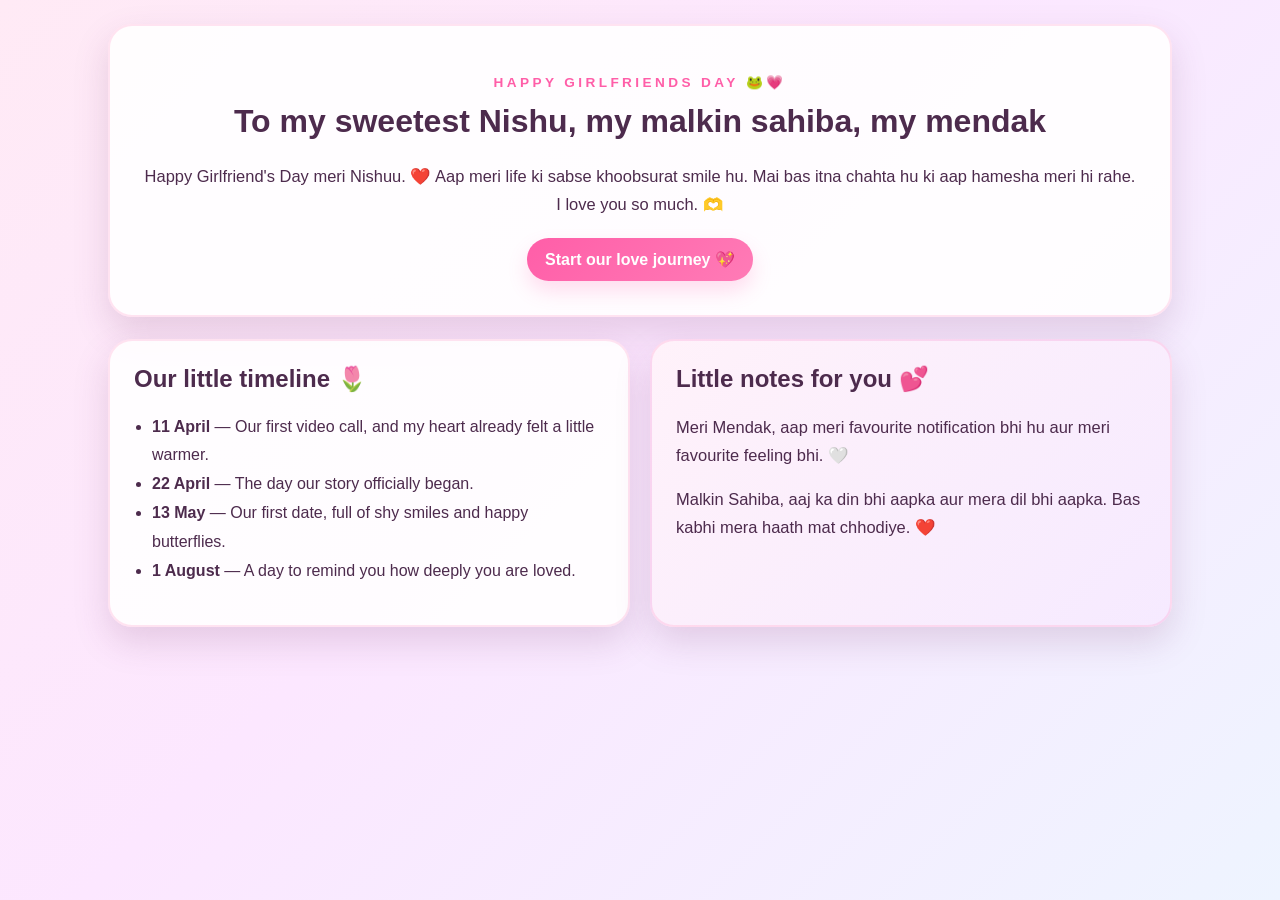
<file: index.html>
<!DOCTYPE html>
<html lang="en">
  <head>
    <meta charset="UTF-8" />
    <meta name="viewport" content="width=device-width, initial-scale=1.0" />
    <title>For My Sweet Nishu 💗</title>
    <link rel="stylesheet" href="styles.css" />
  </head>
  <body>
    <div class="page-shell">
      <header class="hero-card">
        <p class="eyebrow">Happy Girlfriends Day 🐸💗</p>
        <h1>To my sweetest Nishu, my malkin sahiba, my mendak</h1>
        <p class="hero-text">
          Happy Girlfriend's Day meri Nishuu. ❤️ Aap meri life ki sabse khoobsurat smile hu. Mai bas itna chahta hu ki aap hamesha meri hi rahe. I love you so much. 🫶
        </p>
        <div class="actions">
          <a class="btn" href="memories.html">Start our love journey 💖</a>
        </div>
      </header>

      <section class="story-grid">
        <article class="story-card">
          <h2>Our little timeline 🌷</h2>
          <ul class="timeline">
            <li><strong>11 April</strong> — Our first video call, and my heart already felt a little warmer.</li>
            <li><strong>22 April</strong> — The day our story officially began.</li>
            <li><strong>13 May</strong> — Our first date, full of shy smiles and happy butterflies.</li>
            <li><strong>1 August</strong> — A day to remind you how deeply you are loved.</li>
          </ul>
        </article>

        <article class="story-card accent-card">
          <h2>Little notes for you 💕</h2>
          <p>
            Meri Mendak, aap meri favourite notification bhi hu aur meri favourite feeling bhi. 🤍
          </p>
          <p>
            Malkin Sahiba, aaj ka din bhi aapka aur mera dil bhi aapka. Bas kabhi mera haath mat chhodiye. ❤️
          </p>
        </article>
      </section>
    </div>
  </body>
</html>
</file>
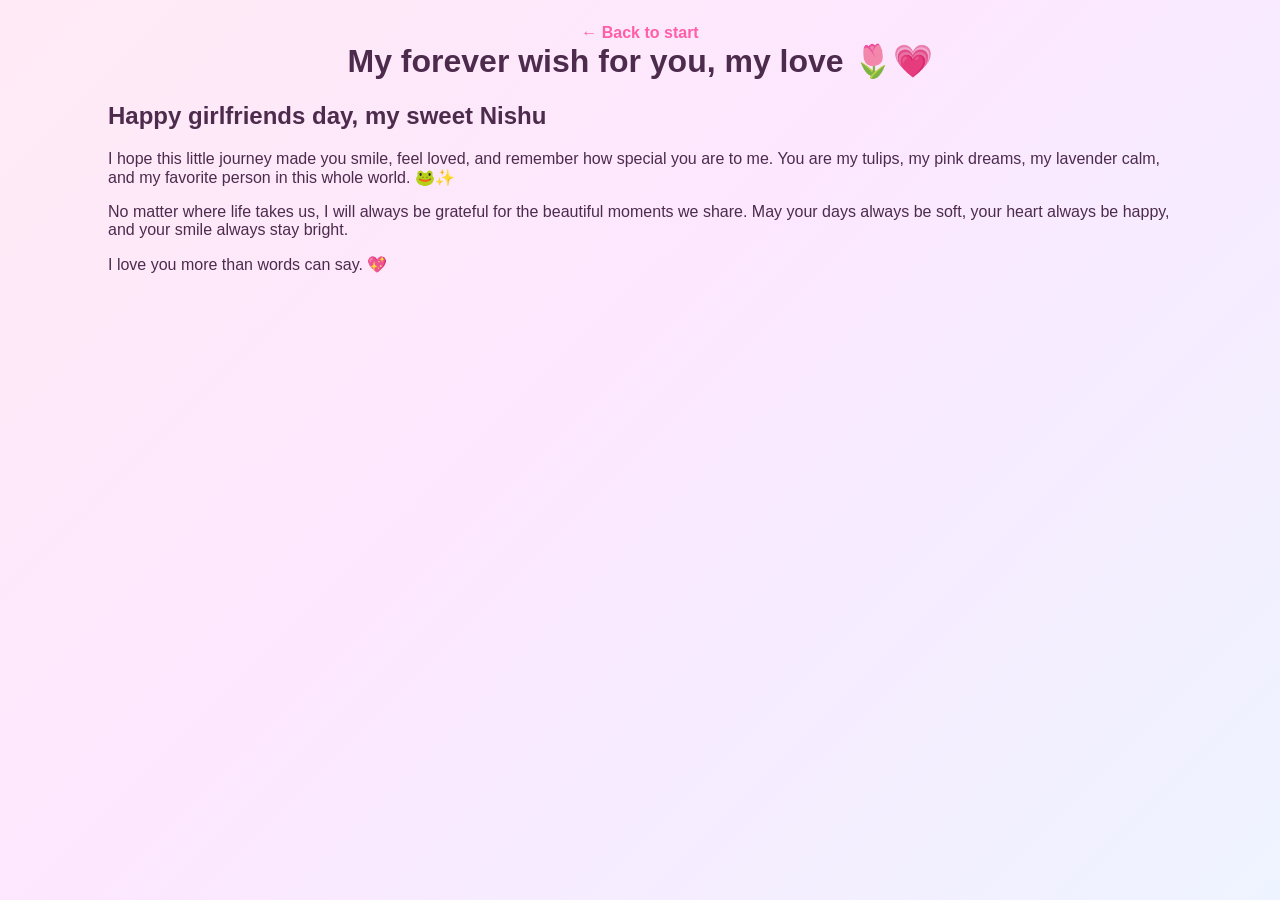
<file: ending.html>
<!DOCTYPE html>
<html lang="en">
  <head>
    <meta charset="UTF-8" />
    <meta name="viewport" content="width=device-width, initial-scale=1.0" />
    <title>Forever Wish 💖</title>
    <link rel="stylesheet" href="styles.css" />
  </head>
  <body>
    <div class="page-shell">
      <header class="page-header">
        <a class="back-link" href="index.html">← Back to start</a>
        <h1>My forever wish for you, my love 🌷💗</h1>
      </header>

      <section class="ending-card">
        <h2>Happy girlfriends day, my sweet Nishu</h2>
        <p>
          I hope this little journey made you smile, feel loved, and remember how special you are to me.
          You are my tulips, my pink dreams, my lavender calm, and my favorite person in this whole world. 🐸✨
        </p>
        <p>
          No matter where life takes us, I will always be grateful for the beautiful moments we share.
          May your days always be soft, your heart always be happy, and your smile always stay bright.
        </p>
        <p>
          I love you more than words can say. 💖
        </p>
      </section>
    </div>
  </body>
</html>
</file>
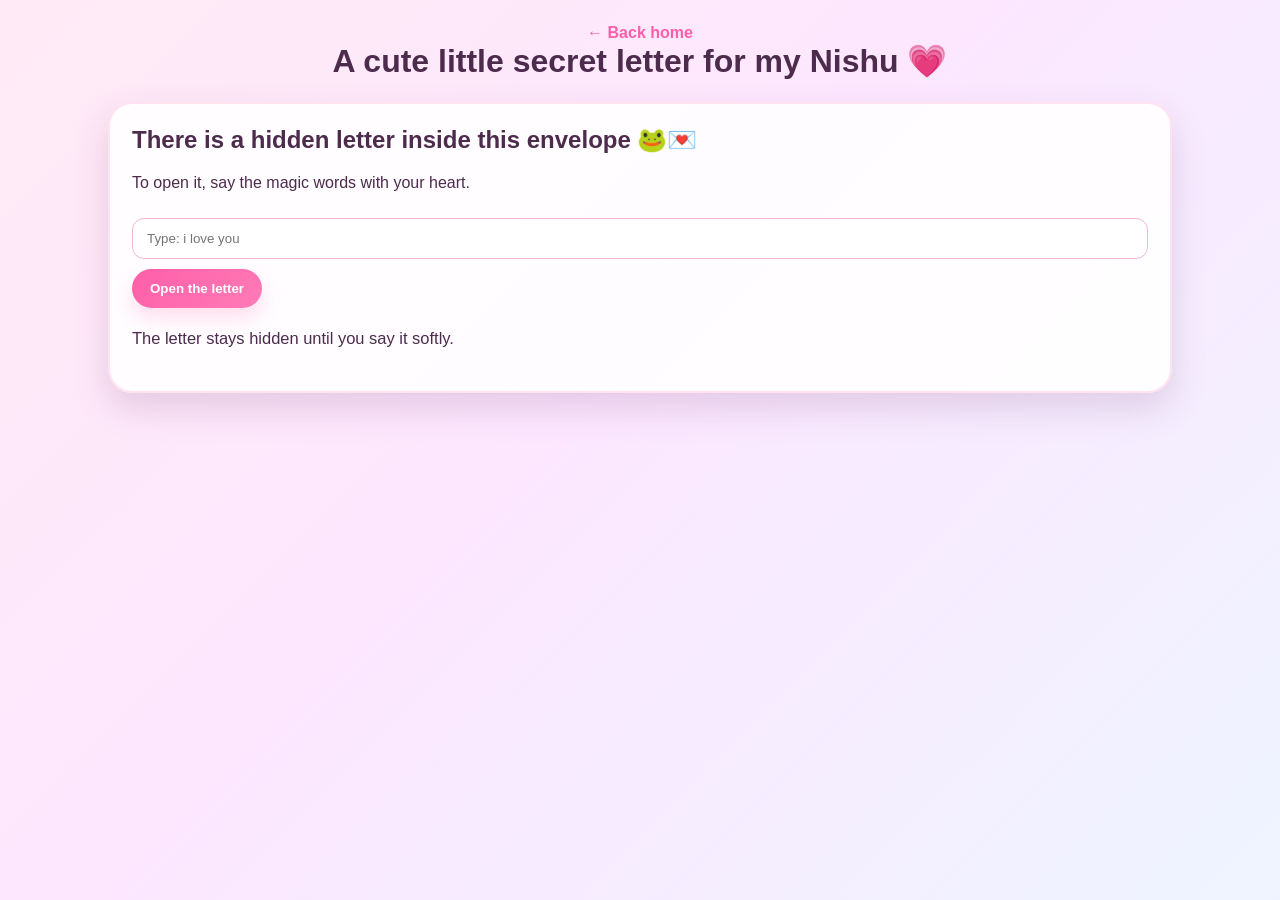
<file: letter.html>
<!DOCTYPE html>
<html lang="en">
  <head>
    <meta charset="UTF-8" />
    <meta name="viewport" content="width=device-width, initial-scale=1.0" />
    <title>Secret Letter 💌</title>
    <link rel="stylesheet" href="styles.css" />
  </head>
  <body>
    <div class="page-shell">
      <header class="page-header">
        <a class="back-link" href="index.html">← Back home</a>
        <h1>A cute little secret letter for my Nishu 💗</h1>
      </header>

      <section class="letter-card">
        <div class="letter-preview">
          <h2>There is a hidden letter inside this envelope 🐸💌</h2>
          <p>To open it, say the magic words with your heart.</p>
          <input id="secretInput" type="text" placeholder="Type: i love you" />
          <button id="unlockBtn" class="btn">Open the letter</button>
          <p id="message" class="tiny-note">The letter stays hidden until you say it softly.</p>
        </div>

        <div id="letterBox" class="letter-box hidden">
          <h3>Meri Malkin Sahiba, meri pyaari Nishuu,</h3>
          <p>
           Kabhi kabhi mai sochta hu ki mai itna lucky kaise hu ki meri zindagi me aap jaisi itni pyaari aur samajhdaar insaan aayi. Aap sirf meri girlfriend nahi hu, aap meri sukoon ki jagah hu. Jab bhi mai udaas hota hu ya overthink karta hu, bas aapka naam ya aapki yaad hi mujhe theek kar deti hai.
          </p>
          <p>
            Mai shayad har baar apni feelings itni achhi tarah express na kar paau, lekin dil se ek baat hamesha sach rahegi—mai aapse bahut zyada pyaar karta hu. Itna ki shayad words kabhi uss pyaar ko poora describe hi na kar paaye.

Mai aapki respect karta hu kyunki aap meri nazron me sirf meri mohabbat nahi, meri izzat bhi hu. Mai kabhi nahi chahta ki meri wajah se aapki aankhon me aansu aaye. Agar kabhi galti ho jaaye, toh mai usse theek karne ki poori koshish karunga, kyunki aap mere liye kisi bhi ego se zyada important hu.

Mai hamesha loyal rahunga. Chahe kitna bhi time nikal jaaye, kitni bhi mushkilein aa jaaye, meri choice hamesha aap hi rahengi. Mujhe sirf itna chahiye ki aap meri life me isi tarah hamesha muskurati rahe.

Thank you meri Mendak, meri Nishuu, meri Malkin Sahiba... meri life ko itna khoobsurat banane ke liye. Agar mujhe dobara kisi ko choose karne ka mauka mile, toh har baar bina soche mai sirf aapko hi choose karunga.
          </p>
          <p>
            I love you endlessly. Aaj, kal aur hamesha. ❤️🐸
          </p>
          <div class="actions">
            <a class="btn" href="playlist.html">Continue to our playlist</a>
          </div>
        </div>
      </section>
    </div>

    <script src="script.js"></script>
  </body>
</html>
</file>
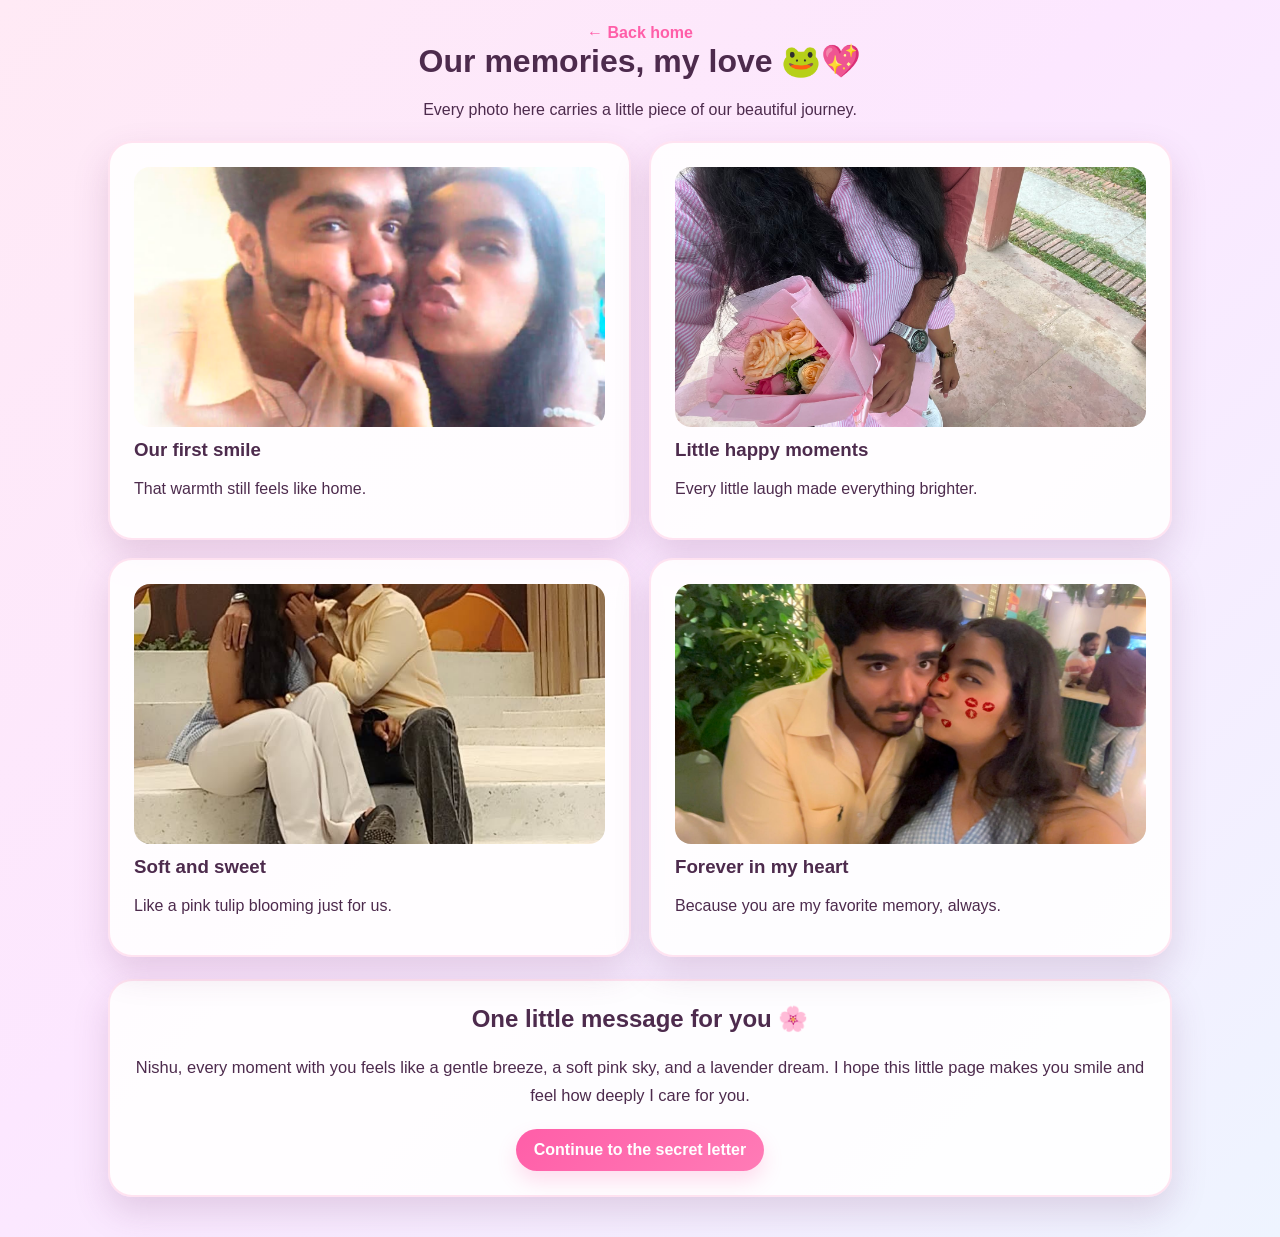
<file: memories.html>
<!DOCTYPE html>
<html lang="en">
  <head>
    <meta charset="UTF-8" />
    <meta name="viewport" content="width=device-width, initial-scale=1.0" />
    <title>Our Memories 🌷</title>
    <link rel="stylesheet" href="styles.css" />
  </head>
  <body>
    <div class="page-shell">
      <header class="page-header">
        <a class="back-link" href="index.html">← Back home</a>
        <h1>Our memories, my love 🐸💖</h1>
        <p>Every photo here carries a little piece of our beautiful journey.</p>
      </header>

      <section class="gallery-grid">
        <article class="gallery-card">
          <img src="images/photo1.jpeg" alt="A sweet memory together" />
          <div class="gallery-caption">
            <h3>Our first smile</h3>
            <p>That warmth still feels like home.</p>
          </div>
        </article>
        <article class="gallery-card">
          <img src="images/photo2.jpeg" alt="A happy memory together" />
          <div class="gallery-caption">
            <h3>Little happy moments</h3>
            <p>Every little laugh made everything brighter.</p>
          </div>
        </article>
        <article class="gallery-card">
          <img src="images/photo3.jpeg" alt="A soft romantic memory" />
          <div class="gallery-caption">
            <h3>Soft and sweet</h3>
            <p>Like a pink tulip blooming just for us.</p>
          </div>
        </article>
        <article class="gallery-card">
          <img src="images/photo4.jpeg" alt="A treasured memory together" />
          <div class="gallery-caption">
            <h3>Forever in my heart</h3>
            <p>Because you are my favorite memory, always.</p>
          </div>
        </article>
      </section>

      <section class="memory-note">
        <h2>One little message for you 🌸</h2>
        <p>
          Nishu, every moment with you feels like a gentle breeze, a soft pink sky, and a lavender dream.
          I hope this little page makes you smile and feel how deeply I care for you.
        </p>
        <div class="actions">
          <a class="btn" href="letter.html">Continue to the secret letter</a>
        </div>
      </section>
    </div>
  </body>
</html>
</file>
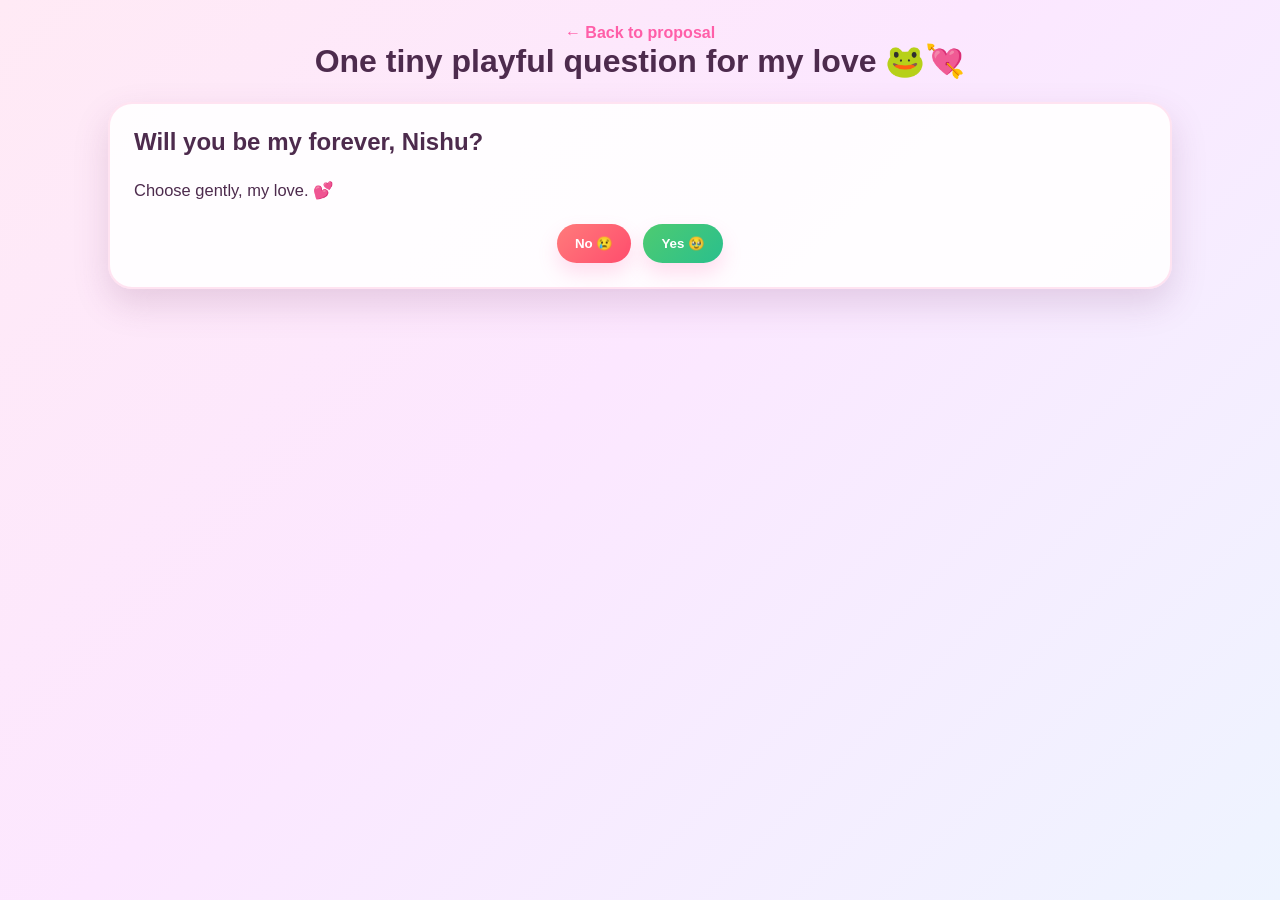
<file: prank.html>
<!DOCTYPE html>
<html lang="en">
  <head>
    <meta charset="UTF-8" />
    <meta name="viewport" content="width=device-width, initial-scale=1.0" />
    <title>Will You Say Yes? 🐷💋</title>
    <link rel="stylesheet" href="styles.css" />
  </head>
  <body>
    <div class="page-shell">
      <header class="page-header">
        <a class="back-link" href="proposal.html">← Back to proposal</a>
        <h1>One tiny playful question for my love 🐸💘</h1>
      </header>

      <section class="prank-card">
        <h2>Will you be my forever, Nishu?</h2>
        <p>Choose gently, my love. 💕</p>

        <div class="button-zone">
          <button id="noBtn" class="btn btn-danger">No 😢</button>
          <button id="yesBtn" class="btn btn-success">Yes 🥹</button>
        </div>

        <div id="celebration" class="celebration hidden">
          <div class="celebration-card">
            <h3>Yesss! 🐷🌸💋</h3>
            <p>You made my heart bloom like a garden of tulips and lavender.</p>
            <div class="emoji-stack">🐷🌸🌸💋</div>
            <div class="actions">
              <a class="btn" href="ending.html">End this beautiful journey</a>
            </div>
          </div>
        </div>
      </section>
    </div>

    <script src="script.js"></script>
  </body>
</html>
</file>
<file: styles.css>
:root {
  --pink: #ff5ea8;
  --lavender: #c7b2ff;
  --cream: #fff7fb;
  --text: #4d2b4d;
  --shadow: rgba(120, 60, 110, 0.18);
}

* {
  box-sizing: border-box;
}

body {
  margin: 0;
  font-family: "Segoe UI", Tahoma, Geneva, Verdana, sans-serif;
  color: var(--text);
  background: linear-gradient(135deg, #ffeaf5 0%, #fce7ff 45%, #eef4ff 100%);
  min-height: 100vh;
}

img {
  max-width: 100%;
  display: block;
}

.page-shell {
  max-width: 1100px;
  margin: 0 auto;
  padding: 24px 18px 40px;
}

.hero-card,
.story-card,
.gallery-card,
.proposal-card,
.prank-card,
.memory-note,
.music-box,
.proposal-message,
.celebration-card,
.letter-card,
.playlist-card,
.playlist-item {
  background: rgba(255, 255, 255, 0.88);
  border: 2px solid rgba(255, 94, 168, 0.16);
  box-shadow: 0 15px 35px var(--shadow);
  border-radius: 24px;
}

.hero-card {
  padding: 34px;
  text-align: center;
}

.eyebrow {
  text-transform: uppercase;
  letter-spacing: 0.25em;
  color: var(--pink);
  font-weight: 700;
  font-size: 0.85rem;
}

h1,
h2,
h3 {
  margin-top: 0;
}

.hero-text,
.story-card p,
.memory-note p,
.proposal-message p,
.prank-card p,
.tiny-note {
  font-size: 1.03rem;
  line-height: 1.7;
}

.actions,
.button-zone {
  display: flex;
  gap: 12px;
  justify-content: center;
  flex-wrap: wrap;
  margin-top: 20px;
}

.btn {
  display: inline-block;
  text-decoration: none;
  border: none;
  cursor: pointer;
  padding: 12px 18px;
  border-radius: 999px;
  font-weight: 700;
  color: white;
  background: linear-gradient(135deg, var(--pink), #ff7bb6);
  transition: transform 0.2s ease, box-shadow 0.2s ease;
  box-shadow: 0 10px 20px rgba(255, 94, 168, 0.2);
}

.btn:hover {
  transform: translateY(-2px);
}

.btn-secondary {
  background: linear-gradient(135deg, var(--lavender), #9c7dff);
}

.btn-danger {
  background: linear-gradient(135deg, #ff7b7b, #ff4d6d);
}

.btn-success {
  background: linear-gradient(135deg, #4ecb71, #2abf8d);
}

.story-grid {
  display: grid;
  grid-template-columns: repeat(2, minmax(0, 1fr));
  gap: 20px;
  margin-top: 22px;
}

.story-card,
.gallery-card,
.memory-note,
.proposal-card,
.prank-card {
  padding: 24px;
}

.accent-card {
  background: linear-gradient(135deg, #fff2fa, #f6eaff);
}

.timeline {
  padding-left: 18px;
  line-height: 1.8;
}

.page-header {
  text-align: center;
  margin-bottom: 22px;
}

.back-link {
  color: var(--pink);
  font-weight: 700;
  text-decoration: none;
}

.gallery-grid {
  display: grid;
  grid-template-columns: repeat(2, minmax(0, 1fr));
  gap: 18px;
}

.gallery-card img {
  width: 100%;
  height: 260px;
  object-fit: cover;
  border-radius: 16px;
}

.gallery-caption {
  padding-top: 12px;
}

.memory-note {
  margin-top: 22px;
  text-align: center;
}

.proposal-card {
  display: grid;
  grid-template-columns: 1fr 1fr;
  gap: 20px;
}

.music-box,
.proposal-message,
.letter-preview,
.letter-box,
.playlist-item {
  padding: 22px;
}

.letter-card,
.playlist-card {
  display: grid;
  gap: 16px;
}

.letter-preview input {
  width: 100%;
  padding: 12px 14px;
  border-radius: 12px;
  border: 1px solid #f1b7d6;
  margin: 10px 0;
}

audio {
  width: 100%;
  margin-top: 8px;
}

.celebration {
  margin-top: 18px;
}

.hidden {
  display: none;
}

.emoji-stack {
  font-size: 2rem;
  margin-top: 10px;
}

@media (max-width: 800px) {
  .story-grid,
  .gallery-grid,
  .proposal-card {
    grid-template-columns: 1fr;
  }
}
</file>
